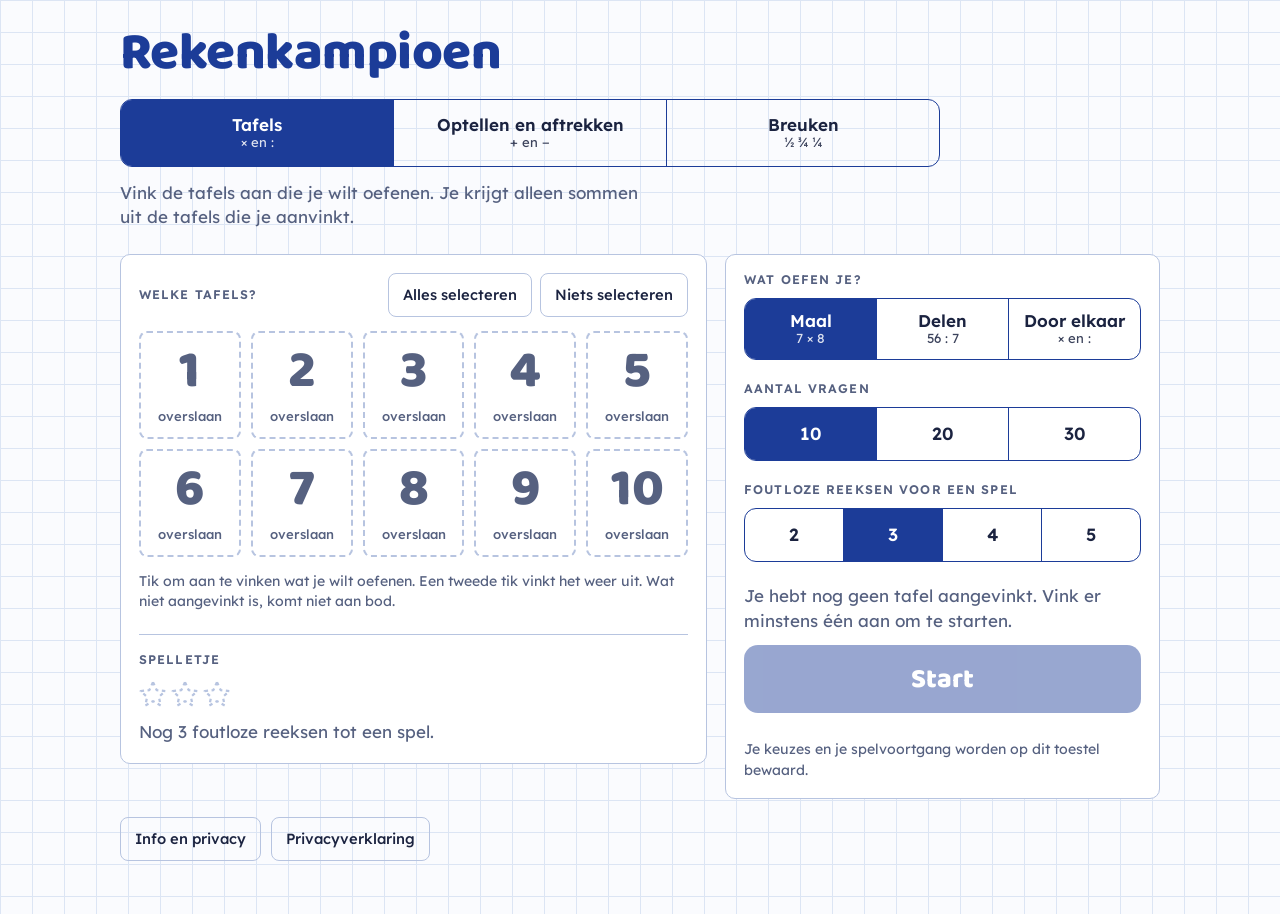
<file: index.html>
<!doctype html>
<html lang="nl-BE">
<head>
<meta charset="utf-8">
<meta name="viewport" content="width=device-width, initial-scale=1, viewport-fit=cover">
<meta name="color-scheme" content="light dark">
<meta http-equiv="Content-Security-Policy" content="default-src 'self'; script-src 'self'; style-src 'self' 'unsafe-inline'; img-src 'self' data:; font-src 'self'; connect-src 'self'; worker-src 'self'; manifest-src 'self'; object-src 'none'; base-uri 'self'; form-action 'none'">
<title>Rekenkampioen</title>
<meta name="description" content="Oefen tafels, optellen en aftrekken en breuken. Voor het eerste tot het zesde leerjaar. Werkt zonder internet, zonder account.">
<meta name="theme-color" content="#FAFBFE" media="(prefers-color-scheme: light)">
<meta name="theme-color" content="#1A332E" media="(prefers-color-scheme: dark)">
<meta name="mobile-web-app-capable" content="yes">
<meta name="apple-mobile-web-app-capable" content="yes">
<meta name="apple-mobile-web-app-title" content="Rekenkampioen">
<meta name="apple-mobile-web-app-status-bar-style" content="default">
<meta name="format-detection" content="telephone=no">
<link rel="manifest" href="manifest.webmanifest">
<link rel="icon" href="icon-192.png" type="image/png">
<link rel="apple-touch-icon" href="apple-touch-icon.png">
  <script type="module" crossorigin src="./assets/index-BS-hr5hc.js"></script>
  <link rel="stylesheet" crossorigin href="./assets/index-B37iY2mj.css">
</head>
<body>
<div class="wrap" id="app"></div>
<noscript><p class="loadfail">Rekenkampioen heeft JavaScript nodig. Zet JavaScript aan in je browser.</p></noscript>
</body>
</html>
</file>
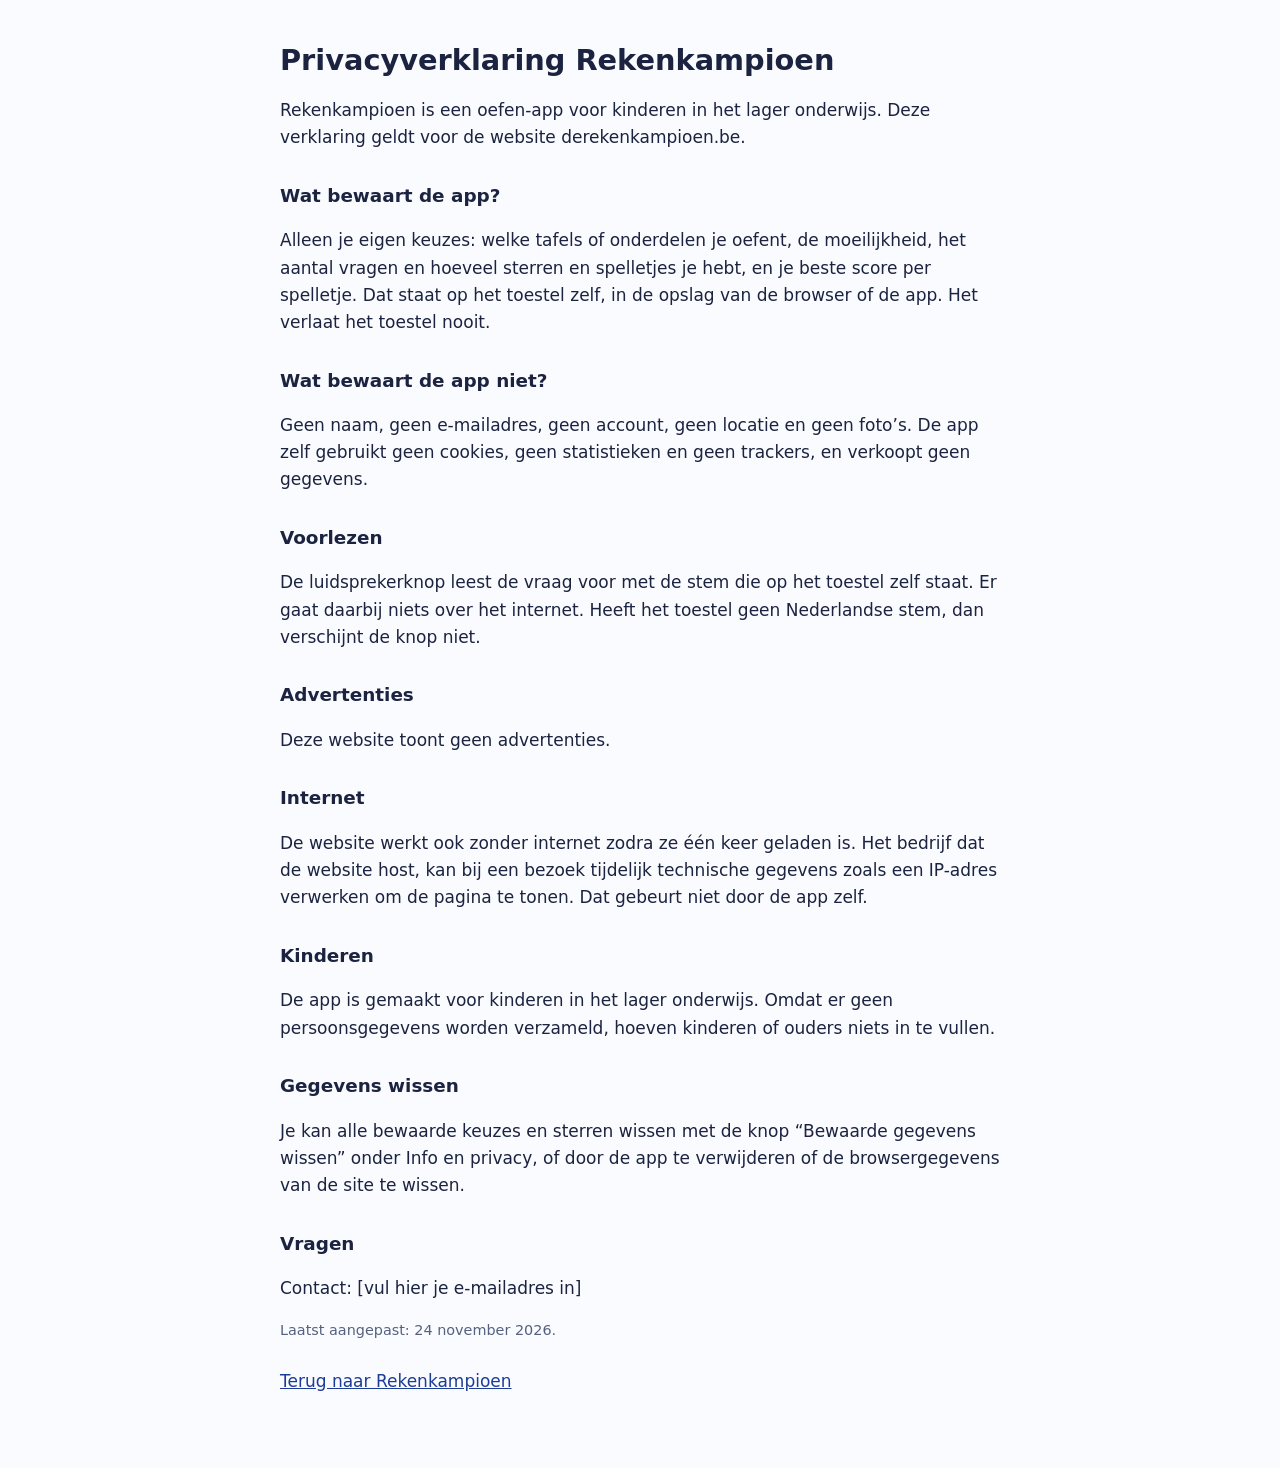
<file: privacy.html>
<!doctype html>
<html lang="nl-BE">
<head>
<meta charset="utf-8">
<meta name="viewport" content="width=device-width, initial-scale=1">
<meta name="color-scheme" content="light dark">
<title>Privacyverklaring Rekenkampioen</title>
<style>
body { font: 17px/1.6 system-ui, sans-serif; max-width: 720px; margin: 0 auto; padding: 24px 16px 48px; color: #1b2340; background: #fafbfe; }
h1 { font-size: 1.8rem; line-height: 1.2; } h2 { font-size: 1.15rem; margin-top: 1.6em; } .upd { color: #566180; font-size: .9rem; }
a { color: #1c3c98; } a.back { display: inline-flex; align-items: center; min-height: 44px; }
@media (prefers-color-scheme: dark) { body { background: #1a332e; color: #edf1e6; } a { color: #a8cbff; } .upd { color: #afc2b8; } }
</style>
</head>
<body>
<h1>Privacyverklaring Rekenkampioen</h1>
<p>Rekenkampioen is een oefen-app voor kinderen in het lager onderwijs. Deze verklaring geldt voor de website derekenkampioen.be.</p>
<h2>Wat bewaart de app?</h2>
<p>Alleen je eigen keuzes: welke tafels of onderdelen je oefent, de moeilijkheid, het aantal vragen en hoeveel sterren en spelletjes je hebt, en je beste score per spelletje. Dat staat op het toestel zelf, in de opslag van de browser of de app. Het verlaat het toestel nooit.</p>
<h2>Wat bewaart de app niet?</h2>
<p>Geen naam, geen e-mailadres, geen account, geen locatie en geen foto’s. De app zelf gebruikt geen cookies, geen statistieken en geen trackers, en verkoopt geen gegevens.</p>
<h2>Voorlezen</h2>
<p>De luidsprekerknop leest de vraag voor met de stem die op het toestel zelf staat. Er gaat daarbij niets over het internet. Heeft het toestel geen Nederlandse stem, dan verschijnt de knop niet.</p>
<h2>Advertenties</h2>
<p>Deze website toont geen advertenties.</p>
<h2>Internet</h2>
<p>De website werkt ook zonder internet zodra ze één keer geladen is. Het bedrijf dat de website host, kan bij een bezoek tijdelijk technische gegevens zoals een IP-adres verwerken om de pagina te tonen. Dat gebeurt niet door de app zelf.</p>
<h2>Kinderen</h2>
<p>De app is gemaakt voor kinderen in het lager onderwijs. Omdat er geen persoonsgegevens worden verzameld, hoeven kinderen of ouders niets in te vullen.</p>
<h2>Gegevens wissen</h2>
<p>Je kan alle bewaarde keuzes en sterren wissen met de knop “Bewaarde gegevens wissen” onder Info en privacy, of door de app te verwijderen of de browsergegevens van de site te wissen.</p>
<h2>Vragen</h2>
<p>Contact: [vul hier je e-mailadres in]</p>
<p class="upd">Laatst aangepast: 24 november 2026.</p>
<p><a class="back" href="./">Terug naar Rekenkampioen</a></p>
</body>
</html>
</file>
<file: assets/index-B37iY2mj.css>
@font-face{font-family:"Baloo 2";font-weight:600;font-style:normal;font-display:swap;src:url(./baloo-2-latin-600-normal-tIfxVoAe.woff2)format("woff2")}@font-face{font-family:"Baloo 2";font-weight:800;font-style:normal;font-display:swap;src:url(./baloo-2-latin-800-normal-BbF3Etk1.woff2)format("woff2")}@font-face{font-family:Lexend;font-weight:400;font-style:normal;font-display:swap;src:url(./lexend-latin-400-normal-CwRJVcUA.woff2)format("woff2")}@font-face{font-family:Lexend;font-weight:500;font-style:normal;font-display:swap;src:url(./lexend-latin-500-normal-Dl-X5nog.woff2)format("woff2")}@font-face{font-family:Lexend;font-weight:600;font-style:normal;font-display:swap;src:url(./lexend-latin-600-normal-DdvlkEkX.woff2)format("woff2")}:root{--bg:#fafbfe;--grid:#dce5f4;--panel:#fff;--ink:#1c3c98;--shade:#0f2570;--on-ink:#fff;--text:#1b2340;--muted:#566180;--line:#b7c4e0;--marker:#ffd84a;--on-marker:#1b2340;--good:#177a4b;--good-bg:#ddf3e6;--bad:#c93434;--bad-bg:#fbe0e0;--font-display:"Baloo 2", "Trebuchet MS", system-ui, sans-serif;--font-body:"Lexend", system-ui, -apple-system, "Segoe UI", sans-serif}@media (prefers-color-scheme:dark){:root:not([data-theme=light]){--bg:#1a332e;--grid:#27483f;--panel:#20403a;--ink:#a8cbff;--shade:#5c85bf;--on-ink:#14302a;--text:#edf1e6;--muted:#afc2b8;--line:#42685c;--marker:#e9c84b;--on-marker:#1a332e;--good:#8ee0ac;--good-bg:#24503e;--bad:#ff9a92;--bad-bg:#5a2e2e;--lightningcss-light: ;--lightningcss-dark:initial;color-scheme:dark}}:root[data-theme=dark]{--bg:#1a332e;--grid:#27483f;--panel:#20403a;--ink:#a8cbff;--shade:#5c85bf;--on-ink:#14302a;--text:#edf1e6;--muted:#afc2b8;--line:#42685c;--marker:#e9c84b;--on-marker:#1a332e;--good:#8ee0ac;--good-bg:#24503e;--bad:#ff9a92;--bad-bg:#5a2e2e;--lightningcss-light: ;--lightningcss-dark:initial;color-scheme:dark}*{box-sizing:border-box}html{-webkit-text-size-adjust:100%;height:100%}body{background-color:var(--bg);background-image:linear-gradient(var(--grid) 1px, transparent 1px), linear-gradient(90deg, var(--grid) 1px, transparent 1px);min-height:100%;color:var(--text);font-family:var(--font-body);padding-top:calc(20px + env(safe-area-inset-top,0px));padding-bottom:calc(36px + env(safe-area-inset-bottom,0px));padding-left:max(16px, env(safe-area-inset-left,0px));padding-right:max(16px, env(safe-area-inset-right,0px));background-size:32px 32px;font-size:17px;line-height:1.45}button{font:inherit;color:inherit;cursor:pointer;touch-action:manipulation;-webkit-tap-highlight-color:transparent;-webkit-user-select:none;user-select:none}button:focus-visible{outline:3px solid var(--ink);outline-offset:3px}button:disabled{cursor:not-allowed}.wrap{max-width:1040px;margin-left:auto;margin-right:auto}h1{font:800 clamp(2.3rem, 5vw, 3.3rem)/1 var(--font-display);color:var(--ink);letter-spacing:-.01em;text-wrap:balance;margin:0}.lead{max-width:54ch;color:var(--muted);margin:10px 0 0}.setup{gap:18px;margin-top:24px;display:grid}@media (min-width:900px){.setup{grid-template-columns:minmax(0,1.35fr) minmax(0,1fr);align-items:start}}.panel{background:var(--panel);border:1.5px solid var(--line);border-radius:10px;min-width:0;padding:18px}.panel h2{font:600 .78rem/1.2 var(--font-body);letter-spacing:.09em;text-transform:uppercase;color:var(--muted);margin:0}.panel-head{flex-wrap:wrap;justify-content:space-between;align-items:center;gap:10px 12px;margin-bottom:14px;display:flex}.info{max-width:720px}.info h2{margin-top:22px}.info p{margin:6px 0 0;line-height:1.6}.info .actions{flex-wrap:wrap;gap:10px;margin-top:22px;display:flex}.linkrow{margin-top:18px}.adbox{max-width:728px;margin-top:28px}.adbar{border:1.5px solid var(--line);background:var(--panel);border-radius:12px;padding:14px 16px}.adbar p{margin:0 0 10px;line-height:1.5}.adbar .row2{flex-wrap:wrap;align-items:center;gap:10px;display:flex}.adbar input{border:1.5px solid var(--line);width:5.5rem;min-height:44px;font:inherit;background:var(--bg);color:var(--text);border-radius:8px;padding:6px 10px}.adslot{min-height:100px;margin-top:12px}.adlabel{color:var(--muted);margin:0 0 4px;font-size:.78rem}.tiles.years{grid-template-columns:repeat(4,minmax(0,1fr))}@media (min-width:560px){.tiles.years{grid-template-columns:repeat(7,minmax(0,1fr))}}.tiles.years .tile{min-height:92px}.tiles.years .tile .lab{text-align:center;overflow-wrap:normal;font-size:.68rem}.yhead{margin-top:22px}.tiles.topics.yt .tile .num{font-size:max(1.05rem,min(2.2vw,1.4rem))}.expr.xlong{font-size:max(1.7rem,min(5vw,2.8rem))}.row .n.yi{font-size:1rem;overflow:hidden}.expr.b.long{font-size:max(1.7rem,min(6vw,3.2rem))}.dice-row{flex-wrap:wrap;justify-content:center;gap:16px;display:flex}.die{box-sizing:border-box;border:3px solid var(--ink);background:#fff;border-radius:14px;grid-template:repeat(3,1fr)/repeat(3,1fr);width:64px;height:64px;padding:7px;display:grid}.die i{visibility:hidden;background:#1b2440;border-radius:50%;place-self:center;width:80%;height:80%}.die i.on{visibility:visible}.tenframe{grid-template-columns:repeat(5,34px);justify-content:center;gap:6px;display:grid}.tenframe i{box-sizing:border-box;border:2.5px solid var(--ink);border-radius:50%;width:34px;height:34px}.tenframe i.on{background:var(--marker)}.money{flex-wrap:wrap;justify-content:center;align-items:center;gap:10px;display:flex}.coin,.note{color:#1b2440;font:800 1.3rem var(--font-display);border:3px solid #1b2440;justify-content:center;align-items:center;display:inline-flex}.coin{border-radius:50%;width:58px;height:58px}.coin.v1{background:#dde2ee}.coin.v2{background:#f2d06b}.note{border-radius:8px;min-width:96px;height:56px}.note.v5{background:#bfddcb}.note.v10{background:#f4c9c9}.shop{flex-wrap:wrap;justify-content:center;align-items:center;gap:14px;display:flex}.item{border:2px solid var(--ink);background:var(--panel);border-radius:12px;flex-direction:column;align-items:center;gap:6px;padding:8px 14px;display:inline-flex}.item .em{font-size:2.4rem;line-height:1}.item .tag{font:800 1.15rem var(--font-display);background:var(--marker);color:var(--on-marker);border-radius:8px;padding:2px 10px}.pay{font:800 1.15rem var(--font-display)}.quick{flex-wrap:wrap;gap:8px;display:flex}.small-btn{border:1.5px solid var(--line);background:0 0;border-radius:8px;min-height:44px;padding:8px 14px;font-size:.92rem;font-weight:500}.small-btn:active{background:var(--grid)}.tiles{grid-template-columns:repeat(2,minmax(0,1fr));gap:10px;display:grid}@media (min-width:560px){.tiles{grid-template-columns:repeat(5,minmax(0,1fr))}}.tile{background:var(--panel);border:2px solid var(--ink);min-height:108px;color:var(--text);border-radius:8px;flex-direction:column;justify-content:center;align-items:center;gap:8px;padding:10px 6px;transition:transform 80ms;display:flex}.tile:active{transform:scale(.96)}.tile .num{font:800 clamp(2.4rem, 6vw, 3.3rem)/1.05 var(--font-display);color:var(--ink);background:linear-gradient(transparent 52%, var(--marker) 52%, var(--marker) 90%, transparent 90%);padding:0 .18em}.tile .lab{align-items:center;gap:5px;font-size:.82rem;font-weight:500;display:inline-flex}.tile[data-state=known]{border-style:dashed;border-color:var(--line);color:var(--muted);background:0 0}.tile[data-state=known] .num{color:var(--muted);background:0 0}.tile[data-state=later]{background:repeating-linear-gradient(135deg, transparent 0 7px, var(--grid) 7px 9px);border:2px dotted var(--line);color:var(--muted)}.tile[data-state=later] .num{color:var(--muted);background:0 0;text-decoration:line-through;text-decoration-thickness:.06em}.legend{color:var(--muted);margin:14px 0 0;font-size:.88rem}.field{gap:10px;display:grid}.field+.field{margin-top:22px}.seg{border:1.5px solid var(--ink);border-radius:12px;display:flex;overflow:hidden}.seg button{background:0 0;border:0;flex:1;min-width:0;min-height:60px;padding:8px 6px;font-weight:600;line-height:1.2}.seg button+button{border-left:1.5px solid var(--ink)}.seg button small{opacity:.85;font-size:.82rem;font-weight:400;display:block}.seg button[aria-checked=true]{background:var(--ink);color:var(--on-ink)}.seg.compact button{min-height:52px;font-size:1.1rem}.switch{text-align:left;background:0 0;border:0;align-items:center;gap:14px;width:100%;padding:0;display:flex}.switch .track{border:2px solid var(--ink);border-radius:999px;flex:none;width:54px;height:32px;position:relative}.switch .track:after{content:"";background:var(--ink);border-radius:50%;width:22px;height:22px;transition:transform .15s;position:absolute;top:3px;left:3px}.switch[aria-checked=true] .track{background:var(--ink)}.switch[aria-checked=true] .track:after{background:var(--on-ink);transform:translate(22px)}.switch .txt{font-weight:500;display:block}.switch .txt small{color:var(--muted);font-size:.85rem;font-weight:400;display:block}.start{gap:12px;display:grid}.summary{color:var(--muted);min-height:2.9em;margin:0}.primary{background:var(--ink);width:100%;min-height:68px;color:var(--on-ink);font:800 1.7rem/1 var(--font-display);box-shadow:0 5px 0 var(--shade);border:0;border-radius:14px;padding:14px 24px}.primary:active:not(:disabled){box-shadow:0 2px 0 var(--shade);transform:translateY(3px)}.primary:disabled{opacity:.45;box-shadow:none}.primary.alt{color:var(--ink);border:2px solid var(--ink);box-shadow:0 4px 0 var(--ink);background:0 0}.quiz-top{align-items:center;gap:14px;display:flex}.quiz-top .small-btn{background:var(--panel);flex:none}.progress{flex:1;gap:3px;min-width:0;display:flex}.progress span{border:1.5px solid var(--ink);background:var(--panel);border-radius:3px;flex:1;min-width:0;height:14px}.progress span.on{background:var(--ink)}.count{font-variant-numeric:tabular-nums;flex:none;font-weight:600}.quiz-body{align-items:center;gap:22px;margin-top:22px;display:grid}@media (min-width:860px){.quiz-body{grid-template-columns:minmax(0,1fr) minmax(300px,400px);gap:40px;margin-top:44px}}.sheet{background:var(--panel);border:1.5px solid var(--line);border-radius:10px;flex-direction:column;justify-content:center;gap:16px;min-width:0;min-height:max(220px,min(30vh,360px));padding:max(20px,min(4vw,44px));display:flex;position:relative}.expr{font:800 clamp(3rem, 10vw, 6.4rem)/1.1 var(--font-display);color:var(--ink);font-variant-numeric:tabular-nums;flex-wrap:wrap;align-items:baseline;gap:.1em .3em;display:flex}.answer{text-align:center;border-bottom:.08em solid var(--ink);min-width:2.1ch;padding:0 .1em;display:inline-block}.answer:empty:before{content:"";vertical-align:-.05em;background:var(--ink);width:.05em;height:.75em;animation:1s step-end infinite blink;display:inline-block}.answer.right{color:var(--good);border-color:var(--good)}.answer.wrong{border-color:var(--bad);animation:.4s shake}.answer .x{color:var(--bad);margin-right:.3em;text-decoration:line-through;text-decoration-thickness:.06em}.answer .fix{color:var(--good)}.feedback{min-height:3.4em;color:var(--muted);margin:0;font-size:1.1rem;font-weight:500}.feedback.right{color:var(--good)}.feedback.wrong{color:var(--bad)}.pad{grid-template-columns:repeat(3,minmax(0,1fr));gap:10px;width:100%;max-width:420px;margin-left:auto;margin-right:auto;display:grid}.key{border:1.5px solid var(--ink);background:var(--panel);height:max(62px,min(9.5vh,88px));color:var(--ink);font:800 clamp(1.7rem, 4vw, 2.3rem)/1 var(--font-display);box-shadow:0 3px 0 var(--ink);border-radius:14px;justify-content:center;align-items:center;display:flex}.key:active:not(:disabled){box-shadow:0 1px 0 var(--ink);transform:translateY(2px)}.key.go{background:var(--ink);color:var(--on-ink);font-size:1.35rem}.key:disabled{opacity:.45;box-shadow:none}.key svg{width:30px;height:30px}.done-wrap{gap:18px;max-width:720px;margin-left:auto;margin-right:auto;display:grid}.score{font:800 clamp(2.6rem, 8vw, 4.2rem)/1 var(--font-display);color:var(--ink);margin:0}.score small{font:500 1.1rem/1.3 var(--font-body);color:var(--muted);margin-left:.4em}.msg{color:var(--muted);margin:8px 0 0}.row{border-top:1px solid var(--line);grid-template-columns:3rem minmax(0,1fr) auto;align-items:center;gap:6px 14px;padding:12px 0;display:grid}.row:first-of-type{border-top:0}.row .n{font:800 2rem/1 var(--font-display);color:var(--ink);text-align:center}.row .t{margin-bottom:6px;font-size:.92rem}.row div.bar{border:1.5px solid var(--ink);background:var(--panel);border-radius:3px;height:12px;overflow:hidden}.row div.bar i{background:var(--ink);height:100%;display:block}.chip{white-space:nowrap;border:1.5px solid;border-radius:999px;padding:4px 10px;font-size:.8rem;font-weight:600}.chip.good{color:var(--good);background:var(--good-bg);border-color:var(--good)}.chip.work{color:var(--on-marker);background:var(--marker);border-color:var(--marker)}.suggest p{margin:0 0 12px}.suggest .small-btn{background:var(--panel);border-color:var(--ink);color:var(--ink);font-weight:600}.suggest>div+div{margin-top:18px}.actions{gap:14px;display:grid}@media (min-width:560px){.actions{grid-template-columns:1fr 1fr}}.stars{flex-wrap:wrap;gap:4px;display:inline-flex}.star svg{stroke-linejoin:round;width:28px;height:28px;display:block}.star.on svg{fill:var(--marker);stroke:var(--ink);stroke-width:1.5px}.star.off svg{fill:none;stroke:var(--line);stroke-width:1.6px;stroke-dasharray:2.5 2.5}.gamebox{border-top:1px solid var(--line);gap:12px;margin-top:22px;padding-top:18px;display:grid}.gamebox .summary{min-height:0}.gamebox .primary{min-height:60px;font-size:1.35rem}.qmeter{flex-wrap:wrap;align-items:center;gap:6px 12px;margin-top:14px;font-weight:500;display:flex}.qmeter .star svg{width:22px;height:22px}.qmeter .mtxt{color:var(--muted);font-size:.92rem}.reward{gap:12px;display:grid}.reward p{margin:0}.reward .primary{min-height:60px;font-size:1.35rem}.gwrap{justify-content:center;margin-top:14px;display:flex}.gcanvas{border:2px solid var(--ink);touch-action:none;background:#0e1633;border-radius:10px;max-width:100%;display:block}.ghint{text-align:center;color:var(--muted);margin:10px 0 0;font-size:.92rem}.gtitle{font:800 1.2rem/1.1 var(--font-display);color:var(--ink);text-align:right;flex:1;margin:0}.gend{text-align:center;gap:12px;max-width:460px;margin:16px auto 0;display:grid}.gend p{margin:0}.gend .score{font-size:max(2rem,min(7vw,3rem))}[hidden]{display:none!important}.row{grid-template-columns:4.6rem minmax(0,1fr) auto}.row .n{font-size:1.7rem}.tiles.ranges .tile .num{white-space:nowrap;padding:0 .15em;font-size:2rem}@media (min-width:560px){.tiles.ranges .tile .num{font-size:max(1.15rem,min(1.9vw,1.6rem))}}.tiles.ranges .tile .lab{font-size:.9rem}.tiles.ranges .tile[data-state=known]{border:2px solid var(--line);background:var(--panel);color:var(--text);border-style:solid}.tiles.ranges .tile[data-state=known] .num{color:var(--ink);background:0 0}.expr.long{font-size:max(2.2rem,min(7.4vw,4.4rem))}.tabs{max-width:820px;margin-top:18px}.tabs button{min-height:66px}.section-lead{margin-top:14px}.gap-top{margin-top:22px}.frac{vertical-align:middle;font-variant-numeric:tabular-nums;flex-direction:column;align-items:center;margin:0 .1em;font-size:.62em;line-height:1.05;display:inline-flex}.frac>span{text-align:center;min-width:.9ch;padding:0 .16em;display:block}.frac>span:first-child{border-bottom:.09em solid;padding-bottom:.06em}.frac>span:last-child{padding-top:.06em}.slot{cursor:pointer;border:.06em dashed var(--line);min-width:max(1.3ch,44px);min-height:max(1.05em,44px);font-weight:inherit;text-align:center;border-radius:.15em;justify-content:center;align-items:center;display:inline-flex}.slot.on{border-style:solid;border-color:var(--ink);background:var(--grid)}.expr.b{align-items:center;font-size:max(2.6rem,min(8.5vw,5rem))}.expr.b>span:not(.frac){flex-wrap:wrap;justify-content:center;align-items:center;gap:.1em .25em;display:inline-flex}.answer.fi{border-bottom:0;min-width:0;padding:0 .1em}.answer.fi.wrong,.answer.sym.wrong{border-bottom:0}.answer.fi.wrong{gap:.3em}.answer.sym{border-bottom:0;min-width:1.1ch}.answer.sym:empty:before{content:"?";width:auto;height:auto;color:var(--muted);vertical-align:baseline;background:0 0;animation:none}.answer .x .frac{color:var(--bad)}.answer .fix .frac{color:var(--good)}.qprompt{color:var(--muted);margin:0;font-size:1.25rem;font-weight:600}.qvisual{justify-content:center;display:flex}.qvisual svg{height:auto;display:block;overflow:visible}.qvisual svg.bar,.qvisual svg.nline{width:min(100%,460px)}.qvisual svg.bar.grid{width:min(100%,400px)}.qvisual svg.pie{width:min(100%,280px)}.qvisual.pick .part{cursor:pointer}.part{fill:var(--panel);stroke:var(--ink);stroke-width:2.5px;stroke-linejoin:round}.part.on{fill:var(--marker)}.nl-line{stroke:var(--ink);stroke-width:3px;stroke-linecap:round}.nl-tick{stroke:var(--ink);stroke-width:2.5px;stroke-linecap:round}.nline text{fill:var(--text);font:600 20px var(--font-body);text-anchor:middle}.nline .arrow{fill:var(--marker);stroke:var(--ink);stroke-width:2.5px;stroke-linejoin:round}.inputcol{align-content:center;gap:14px;min-width:0;display:grid}.pad.only-ok .key:not(.go){display:none}.pad.only-ok .go{grid-column:1/-1}.choices{order:-1;grid-template-columns:repeat(2,minmax(0,1fr));gap:12px;width:100%;max-width:420px;margin-left:auto;margin-right:auto;display:grid}.choices.three{grid-template-columns:repeat(3,minmax(0,1fr))}.choice{border:1.5px solid var(--ink);background:var(--panel);min-height:88px;color:var(--ink);font:800 clamp(1.5rem, 3.6vw, 2.1rem)/1 var(--font-display);box-shadow:0 3px 0 var(--ink);border-radius:14px;justify-content:center;align-items:center;padding:10px;display:flex}.choice:active:not(:disabled){box-shadow:0 1px 0 var(--ink);transform:translateY(2px)}.choice:disabled{cursor:default}.choice .frac{font-size:1em}.choice.right{background:var(--good-bg);border-color:var(--good);color:var(--good);box-shadow:0 3px 0 var(--good)}.choice.wrong{background:var(--bad-bg);border-color:var(--bad);color:var(--bad);box-shadow:0 3px 0 var(--bad)}.tiles.topics{grid-template-columns:repeat(2,minmax(0,1fr))}@media (min-width:560px){.tiles.topics{grid-template-columns:repeat(4,minmax(0,1fr))}}.tiles.topics .tile{gap:6px;min-height:136px}.tiles.topics .tile .num{white-space:nowrap;justify-content:center;align-items:center;min-height:2.4rem;font-size:max(1.5rem,min(3.2vw,2rem));display:inline-flex}.tiles.topics .tile .num svg,.row .n svg{height:auto;margin-left:auto;margin-right:auto;display:block}.tiles.topics .tile .num svg.bar,.tiles.topics .tile .num svg.nl{width:3.8rem}.tiles.topics .tile .num svg.pie{width:2.4rem}.tiles.topics .tile .nm{text-align:center;font-size:.86rem;font-weight:600;line-height:1.2}.tiles.topics .tile .lab{font-size:.78rem}.row .n svg.bar,.row .n svg.nl{width:3rem}.row .n svg.pie{width:1.9rem}@keyframes blink{50%{opacity:0}}@keyframes shake{20%{transform:translate(-8px)}50%{transform:translate(8px)}80%{transform:translate(-4px)}}@media (prefers-reduced-motion:reduce){*{transition:none!important;animation:none!important}}:root[data-section=r]{--bg:#fafdfb;--grid:#d9ece3;--ink:#0b6650;--shade:#064535;--line:#a9cbbd;--marker:#ffc978}:root[data-section=b]{--bg:#fdfafe;--grid:#ebdff1;--ink:#76298a;--shade:#4e1560;--line:#cbb4d7;--marker:#a5e6c8}@media (prefers-color-scheme:dark){:root[data-section=r]:not([data-theme=light]){--bg:#1a332e;--grid:#27483f;--ink:#8fe6c6;--shade:#4e9f87;--line:#42685c;--marker:#f0b45c}:root[data-section=b]:not([data-theme=light]){--bg:#2a2238;--grid:#3a2f4b;--panel:#33294a;--ink:#edb8f7;--shade:#a474b1;--on-ink:#2a1b36;--line:#5c4a72;--marker:#7fd9b4;--on-marker:#1e2a28;--muted:#c3b6d2;--good-bg:#25503f;--bad-bg:#5e2f3a}}a{color:var(--ink)}a:focus-visible{outline:3px solid var(--ink);outline-offset:3px}input:focus-visible{outline:3px solid var(--ink);outline-offset:3px}.part:focus-visible{outline:3px solid var(--ink);outline-offset:3px}.slot:focus-visible{outline:3px solid var(--ink);outline-offset:3px}a.small-btn{color:inherit;align-items:center;text-decoration:none;display:inline-flex}.linkrow{flex-wrap:wrap;gap:10px;display:flex}.sr-only{clip:rect(0 0 0 0);white-space:nowrap;border:0;width:1px;height:1px;margin:-1px;padding:0;position:absolute;overflow:hidden}.gate{flex-wrap:wrap;align-items:center;gap:10px;margin-top:10px;display:flex}.gate input{border:1.5px solid var(--line);width:5.5rem;min-height:44px;font:inherit;background:var(--bg);color:var(--text);border-radius:8px;padding:6px 10px}.gate .gate-msg{color:var(--bad);flex-basis:100%;margin:0}.info .version{color:var(--muted);margin-top:18px;font-size:.88rem}.support-box{flex-wrap:wrap;align-items:flex-start;gap:10px;margin-top:12px;display:flex}.support-box .gate{margin-top:0}.support-note{flex-basis:100%;margin:0}.support-btn{color:var(--ink);border-color:var(--ink);gap:8px;font-weight:600}.support-btn svg{color:#e0457b}.tile[aria-checked=true] .lab{color:var(--ink);font-weight:600}.loadfail{text-align:center;max-width:40ch;margin:20vh auto}@media (hover:hover){.tile:hover,.small-btn:hover,.key:hover:not(:disabled),.choice:hover:not(:disabled){border-color:var(--ink)}}.tiles.ranges .tile[data-state=practice]{background:var(--ink);border-color:var(--ink);color:var(--on-ink)}.tiles.ranges .tile[data-state=practice] .num{color:var(--on-ink);background:0 0}.tiles.ranges .tile[data-state=practice] .lab{color:var(--on-ink)}.info p{overflow-wrap:anywhere}.speak-btn{border:1.5px solid var(--line);background:var(--panel);width:52px;height:52px;color:var(--ink);cursor:pointer;border-radius:50%;justify-content:center;align-items:center;display:inline-flex;position:absolute;top:10px;right:10px}.speak-btn.on{background:var(--ink);color:var(--on-ink,#fff);border-color:var(--ink)}.speak-btn:focus-visible{outline:3px solid var(--ink);outline-offset:3px}.sheet .qprompt{padding-right:52px}.tiles.games{grid-template-columns:repeat(auto-fill,minmax(150px,1fr));margin-top:22px}.game-tile{gap:6px;min-height:150px}.game-tile .gem{font-size:2.8rem;line-height:1.1}.game-tile .nm{font-size:1.05rem;font-weight:600}
</file>
